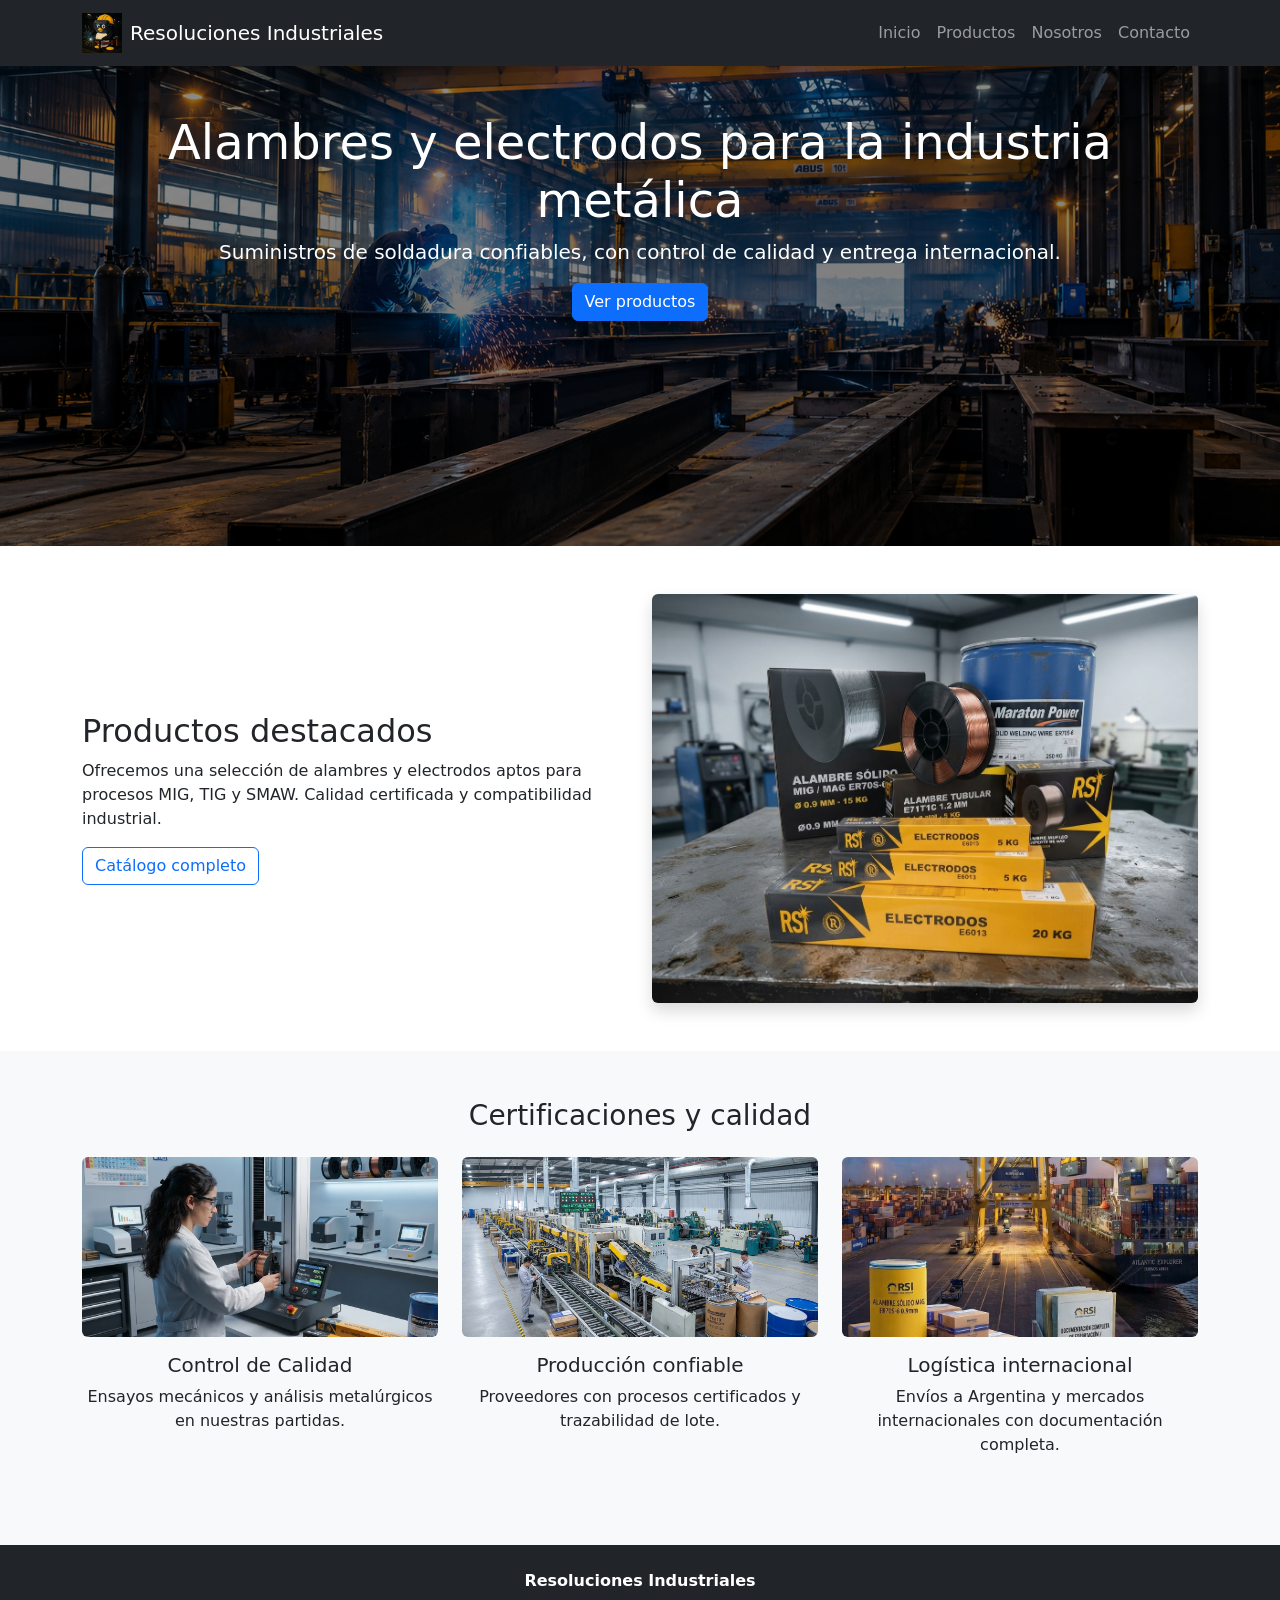
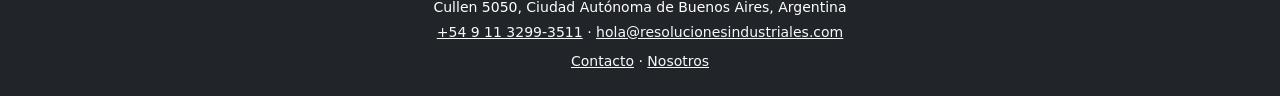
<file: index.html>
<!DOCTYPE html>
<html lang="es-AR">
<head>
  <meta charset="UTF-8">
  <meta name="viewport" content="width=device-width, initial-scale=1.0">
  <title>Alambres y Electrodos de Soldadura en Argentina | Resoluciones Industriales</title>
  <meta name="description" content="Distribuidores de alambres MIG, electrodos revestidos y alambres tubulares en Argentina. Stock, calidad certificada y asesoramiento técnico en CABA y todo el país.">
  <link rel="canonical" href="https://resolucionesindustriales.com/">
  <link href="https://cdn.jsdelivr.net/npm/bootstrap@5.3.2/dist/css/bootstrap.min.css" rel="stylesheet">
  <link rel="stylesheet" href="css/styles.css">
  <script type="application/ld+json">
  {
    "@context": "https://schema.org",
    "@type": "LocalBusiness",
    "name": "Resoluciones Industriales",
    "image": "https://resolucionesindustriales.com/Logo.jfif",
    "address": {
      "@type": "PostalAddress",
      "streetAddress": "Cullen 5050",
      "addressLocality": "Ciudad Autónoma de Buenos Aires",
      "addressRegion": "CABA",
      "addressCountry": "AR"
    },
    "telephone": "+5491132993511",
    "email": "hola@resolucionesindustriales.com",
    "url": "https://resolucionesindustriales.com",
    "description": "Distribuidores de consumibles de soldadura en Argentina: electrodos, alambres MIG y tubulares.",
    "areaServed": "AR"
  }
  </script>
</head>
<body>

<nav class="navbar navbar-expand-lg navbar-dark bg-dark">
  <div class="container">
    <a class="navbar-brand d-flex align-items-center" href="index.html">
      <img src="Logo.jfif" alt="Resoluciones Industriales" height="40" class="me-2">
      Resoluciones Industriales
    </a>
    <button class="navbar-toggler" type="button" data-bs-toggle="collapse" data-bs-target="#nav">
      <span class="navbar-toggler-icon"></span>
    </button>
    <div id="nav" class="collapse navbar-collapse">
      <ul class="navbar-nav ms-auto">
        <li class="nav-item"><a class="nav-link" href="index.html">Inicio</a></li>
        <li class="nav-item"><a class="nav-link" href="products.html">Productos</a></li>
        <li class="nav-item"><a class="nav-link" href="about.html">Nosotros</a></li>
        <li class="nav-item"><a class="nav-link" href="contact.html">Contacto</a></li>
      </ul>
    </div>
  </div>
</nav>

<header class="hero text-white text-center py-5">
  <div class="container">
    <h1 class="display-5">Alambres y electrodos para la industria metálica</h1>
    <p class="lead">Suministros de soldadura confiables, con control de calidad y entrega internacional.</p>
    <a href="products.html" class="btn btn-primary">Ver productos</a>
  </div>
</header>

<section class="container my-5">
  <div class="row align-items-center">
    <div class="col-md-6">
      <h2>Productos destacados</h2>
      <p>Ofrecemos una selección de alambres y electrodos aptos para procesos MIG, TIG y SMAW. Calidad certificada y compatibilidad industrial.</p>
      <a href="products.html" class="btn btn-outline-primary">Catálogo completo</a>
    </div>
    <div class="col-md-6">
      <img src="home-productos.jfif" alt="Alambres MIG, tubulares y electrodos RSI" class="img-fluid rounded shadow">
    </div>
  </div>
</section>

<section class="bg-light py-5">
  <div class="container">
    <h3 class="text-center mb-4">Certificaciones y calidad</h3>
    <div class="row text-center">
      <div class="col-md-4 mb-4">
        <img src="home-calidad.jfif" alt="Control de calidad" class="img-fluid rounded mb-3" style="height:180px;width:100%;object-fit:cover;">
        <h5>Control de Calidad</h5>
        <p>Ensayos mecánicos y análisis metalúrgicos en nuestras partidas.</p>
      </div>
      <div class="col-md-4 mb-4">
        <img src="home-produccion.jfif" alt="Producción confiable" class="img-fluid rounded mb-3" style="height:180px;width:100%;object-fit:cover;">
        <h5>Producción confiable</h5>
        <p>Proveedores con procesos certificados y trazabilidad de lote.</p>
      </div>
      <div class="col-md-4 mb-4">
        <img src="home-logistica.jfif" alt="Logística internacional" class="img-fluid rounded mb-3" style="height:180px;width:100%;object-fit:cover;">
        <h5>Logística internacional</h5>
        <p>Envíos a Argentina y mercados internacionales con documentación completa.</p>
      </div>
    </div>
  </div>
</section>

<footer class="py-4 bg-dark text-white">
  <div class="container text-center">
    <p class="mb-1"><strong>Resoluciones Industriales</strong></p>
    <p class="mb-1 small">Cullen 5050, Ciudad Autónoma de Buenos Aires, Argentina</p>
    <p class="mb-1 small">
      <a href="https://wa.me/5491132993511" class="link-light">+54 9 11 3299-3511</a> ·
      <a href="mailto:hola@resolucionesindustriales.com" class="link-light">hola@resolucionesindustriales.com</a>
    </p>
    <p class="small mb-0 mt-2">
      <a href="contact.html" class="link-light">Contacto</a> ·
      <a href="about.html" class="link-light">Nosotros</a>
    </p>
  </div>
</footer>

<script src="https://cdn.jsdelivr.net/npm/bootstrap@5.3.2/dist/js/bootstrap.bundle.min.js"></script>
</body>
</html>
</file>
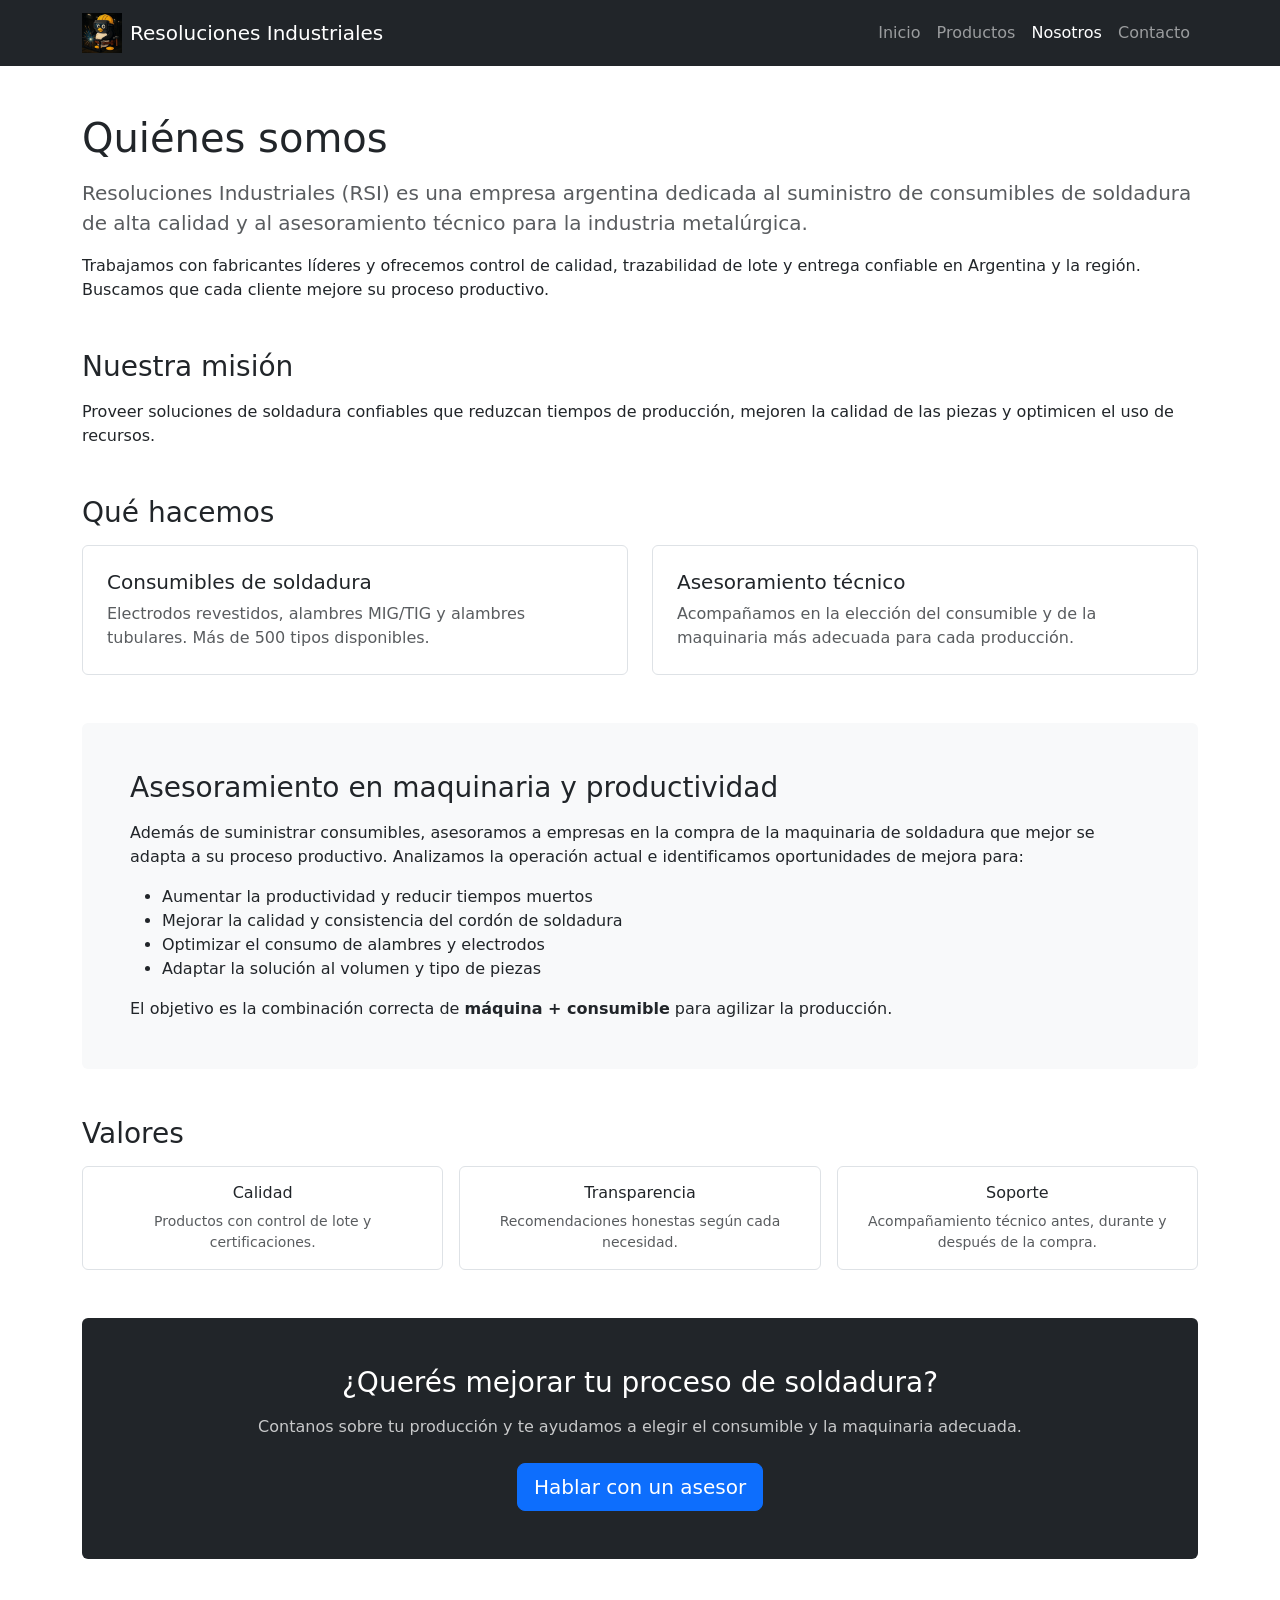
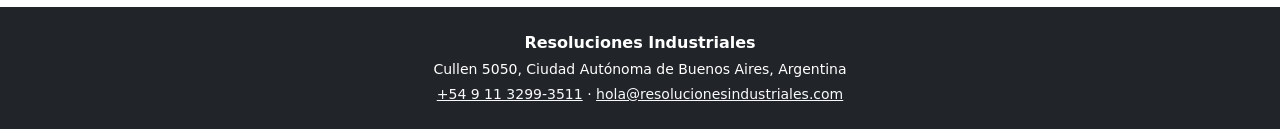
<file: about.html>
<!DOCTYPE html>
<html lang="es-AR">
<head>
  <meta charset="UTF-8">
  <meta name="viewport" content="width=device-width, initial-scale=1.0">
  <title>Quiénes Somos | Resoluciones Industriales - Soldadura y Asesoramiento</title>
  <meta name="description" content="Empresa argentina de consumibles de soldadura y asesoramiento en maquinaria para mejorar la productividad industrial.">
  <link rel="canonical" href="https://resolucionesindustriales.com/about.html">
  <link href="https://cdn.jsdelivr.net/npm/bootstrap@5.3.2/dist/css/bootstrap.min.css" rel="stylesheet">
  <link rel="stylesheet" href="css/styles.css">
</head>
<body>

<nav class="navbar navbar-expand-lg navbar-dark bg-dark">
  <div class="container">
    <a class="navbar-brand d-flex align-items-center" href="index.html">
      <img src="Logo.jfif" alt="Resoluciones Industriales" height="40" class="me-2">
      Resoluciones Industriales
    </a>
    <button class="navbar-toggler" type="button" data-bs-toggle="collapse" data-bs-target="#nav">
      <span class="navbar-toggler-icon"></span>
    </button>
    <div id="nav" class="collapse navbar-collapse">
      <ul class="navbar-nav ms-auto">
        <li class="nav-item"><a class="nav-link" href="index.html">Inicio</a></li>
        <li class="nav-item"><a class="nav-link" href="products.html">Productos</a></li>
        <li class="nav-item"><a class="nav-link active" href="about.html">Nosotros</a></li>
        <li class="nav-item"><a class="nav-link" href="contact.html">Contacto</a></li>
      </ul>
    </div>
  </div>
</nav>

<main class="container my-5">
  <section class="mb-5">
    <h1 class="mb-3">Quiénes somos</h1>
    <p class="lead text-muted">
      Resoluciones Industriales (RSI) es una empresa argentina dedicada al suministro de consumibles de soldadura
      de alta calidad y al asesoramiento técnico para la industria metalúrgica.
    </p>
    <p>
      Trabajamos con fabricantes líderes y ofrecemos control de calidad, trazabilidad de lote
      y entrega confiable en Argentina y la región. Buscamos que cada cliente mejore su proceso productivo.
    </p>
  </section>

  <section class="mb-5">
    <h2 class="h3 mb-3">Nuestra misión</h2>
    <p>Proveer soluciones de soldadura confiables que reduzcan tiempos de producción, mejoren la calidad de las piezas y optimicen el uso de recursos.</p>
  </section>

  <section class="mb-5">
    <h2 class="h3 mb-3">Qué hacemos</h2>
    <div class="row g-4">
      <div class="col-md-6">
        <div class="border rounded p-4 h-100">
          <h5>Consumibles de soldadura</h5>
          <p class="mb-0 text-muted">Electrodos revestidos, alambres MIG/TIG y alambres tubulares. Más de 500 tipos disponibles.</p>
        </div>
      </div>
      <div class="col-md-6">
        <div class="border rounded p-4 h-100">
          <h5>Asesoramiento técnico</h5>
          <p class="mb-0 text-muted">Acompañamos en la elección del consumible y de la maquinaria más adecuada para cada producción.</p>
        </div>
      </div>
    </div>
  </section>

  <section class="mb-5">
    <div class="bg-light rounded p-4 p-md-5">
      <h2 class="h3 mb-3">Asesoramiento en maquinaria y productividad</h2>
      <p>
        Además de suministrar consumibles, asesoramos a empresas en la compra de la maquinaria
        de soldadura que mejor se adapta a su proceso productivo. Analizamos la operación actual
        e identificamos oportunidades de mejora para:
      </p>
      <ul class="mb-3">
        <li>Aumentar la productividad y reducir tiempos muertos</li>
        <li>Mejorar la calidad y consistencia del cordón de soldadura</li>
        <li>Optimizar el consumo de alambres y electrodos</li>
        <li>Adaptar la solución al volumen y tipo de piezas</li>
      </ul>
      <p class="mb-0">El objetivo es la combinación correcta de <strong>máquina + consumible</strong> para agilizar la producción.</p>
    </div>
  </section>

  <section class="mb-5">
    <h2 class="h3 mb-3">Valores</h2>
    <div class="row g-3">
      <div class="col-md-4">
        <div class="border rounded p-3 h-100 text-center">
          <h6>Calidad</h6>
          <p class="small text-muted mb-0">Productos con control de lote y certificaciones.</p>
        </div>
      </div>
      <div class="col-md-4">
        <div class="border rounded p-3 h-100 text-center">
          <h6>Transparencia</h6>
          <p class="small text-muted mb-0">Recomendaciones honestas según cada necesidad.</p>
        </div>
      </div>
      <div class="col-md-4">
        <div class="border rounded p-3 h-100 text-center">
          <h6>Soporte</h6>
          <p class="small text-muted mb-0">Acompañamiento técnico antes, durante y después de la compra.</p>
        </div>
      </div>
    </div>
  </section>

  <section class="text-center">
    <div class="bg-dark text-white rounded p-4 p-md-5">
      <h3 class="mb-3">¿Querés mejorar tu proceso de soldadura?</h3>
      <p class="mb-4 opacity-75">Contanos sobre tu producción y te ayudamos a elegir el consumible y la maquinaria adecuada.</p>
      <a href="contact.html" class="btn btn-primary btn-lg">Hablar con un asesor</a>
    </div>
  </section>
</main>

<footer class="py-4 bg-dark text-white mt-5">
  <div class="container text-center">
    <p class="mb-1"><strong>Resoluciones Industriales</strong></p>
    <p class="mb-1 small">Cullen 5050, Ciudad Autónoma de Buenos Aires, Argentina</p>
    <p class="mb-0 small">
      <a href="https://wa.me/5491132993511" class="link-light">+54 9 11 3299-3511</a> ·
      <a href="mailto:hola@resolucionesindustriales.com" class="link-light">hola@resolucionesindustriales.com</a>
    </p>
  </div>
</footer>

<script src="https://cdn.jsdelivr.net/npm/bootstrap@5.3.2/dist/js/bootstrap.bundle.min.js"></script>
</body>
</html>
</file>
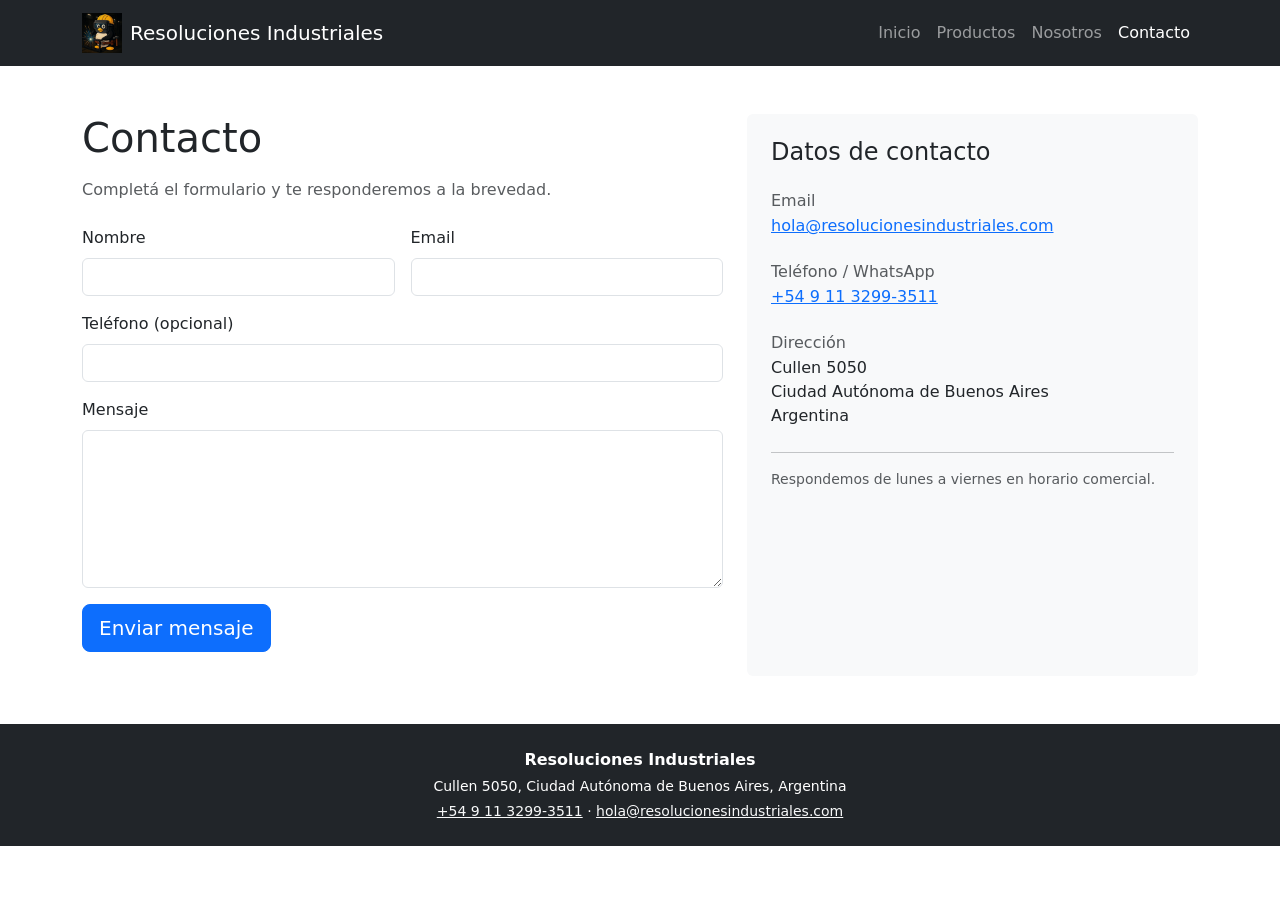
<file: contact.html>
<!DOCTYPE html>
<html lang="es-AR">
<head>
  <meta charset="UTF-8">
  <meta name="viewport" content="width=device-width, initial-scale=1.0">
  <title>Contacto | Resoluciones Industriales - Cullen 5050, CABA</title>
  <meta name="description" content="Contactá a Resoluciones Industriales. Cullen 5050, CABA. WhatsApp +54 9 11 3299-3511. Cotizá alambres y electrodos.">
  <link rel="canonical" href="https://resolucionesindustriales.com/contact.html">
  <link href="https://cdn.jsdelivr.net/npm/bootstrap@5.3.2/dist/css/bootstrap.min.css" rel="stylesheet">
  <link rel="stylesheet" href="css/styles.css">
</head>
<body>

<nav class="navbar navbar-expand-lg navbar-dark bg-dark">
  <div class="container">
    <a class="navbar-brand d-flex align-items-center" href="index.html">
      <img src="Logo.jfif" alt="Resoluciones Industriales" height="40" class="me-2">
      Resoluciones Industriales
    </a>
    <button class="navbar-toggler" type="button" data-bs-toggle="collapse" data-bs-target="#nav">
      <span class="navbar-toggler-icon"></span>
    </button>
    <div id="nav" class="collapse navbar-collapse">
      <ul class="navbar-nav ms-auto">
        <li class="nav-item"><a class="nav-link" href="index.html">Inicio</a></li>
        <li class="nav-item"><a class="nav-link" href="products.html">Productos</a></li>
        <li class="nav-item"><a class="nav-link" href="about.html">Nosotros</a></li>
        <li class="nav-item"><a class="nav-link active" href="contact.html">Contacto</a></li>
      </ul>
    </div>
  </div>
</nav>

<main class="container my-5">
  <div class="row">
    <div class="col-lg-7 mb-4">
      <h1 class="mb-3">Contacto</h1>
      <p class="text-muted mb-4">Completá el formulario y te responderemos a la brevedad.</p>
      <form action="https://formspree.io/f/mjkavakw" method="POST" class="row g-3">
        <div class="col-md-6">
          <label for="name" class="form-label">Nombre</label>
          <input type="text" class="form-control" id="name" name="name" required>
        </div>
        <div class="col-md-6">
          <label for="email" class="form-label">Email</label>
          <input type="email" class="form-control" id="email" name="email" required>
        </div>
        <div class="col-12">
          <label for="phone" class="form-label">Teléfono (opcional)</label>
          <input type="tel" class="form-control" id="phone" name="phone">
        </div>
        <div class="col-12">
          <label for="message" class="form-label">Mensaje</label>
          <textarea id="message" name="message" rows="6" class="form-control" required></textarea>
        </div>
        <div class="col-12">
          <button class="btn btn-primary btn-lg" type="submit">Enviar mensaje</button>
        </div>
      </form>
    </div>
    <div class="col-lg-5">
      <div class="bg-light rounded p-4 h-100">
        <h4 class="mb-4">Datos de contacto</h4>
        <div class="mb-4">
          <h6 class="text-muted mb-1">Email</h6>
          <p class="mb-0"><a href="mailto:hola@resolucionesindustriales.com">hola@resolucionesindustriales.com</a></p>
        </div>
        <div class="mb-4">
          <h6 class="text-muted mb-1">Teléfono / WhatsApp</h6>
          <p class="mb-0"><a href="https://wa.me/5491132993511" target="_blank">+54 9 11 3299-3511</a></p>
        </div>
        <div class="mb-4">
          <h6 class="text-muted mb-1">Dirección</h6>
          <p class="mb-0">Cullen 5050<br>Ciudad Autónoma de Buenos Aires<br>Argentina</p>
        </div>
        <hr>
        <p class="small text-muted mb-0">Respondemos de lunes a viernes en horario comercial.</p>
      </div>
    </div>
  </div>
</main>

<footer class="py-4 bg-dark text-white">
  <div class="container text-center">
    <p class="mb-1"><strong>Resoluciones Industriales</strong></p>
    <p class="mb-1 small">Cullen 5050, Ciudad Autónoma de Buenos Aires, Argentina</p>
    <p class="mb-0 small">
      <a href="https://wa.me/5491132993511" class="link-light">+54 9 11 3299-3511</a> ·
      <a href="mailto:hola@resolucionesindustriales.com" class="link-light">hola@resolucionesindustriales.com</a>
    </p>
  </div>
</footer>

<script src="https://cdn.jsdelivr.net/npm/bootstrap@5.3.2/dist/js/bootstrap.bundle.min.js"></script>
</body>
</html>
</file>
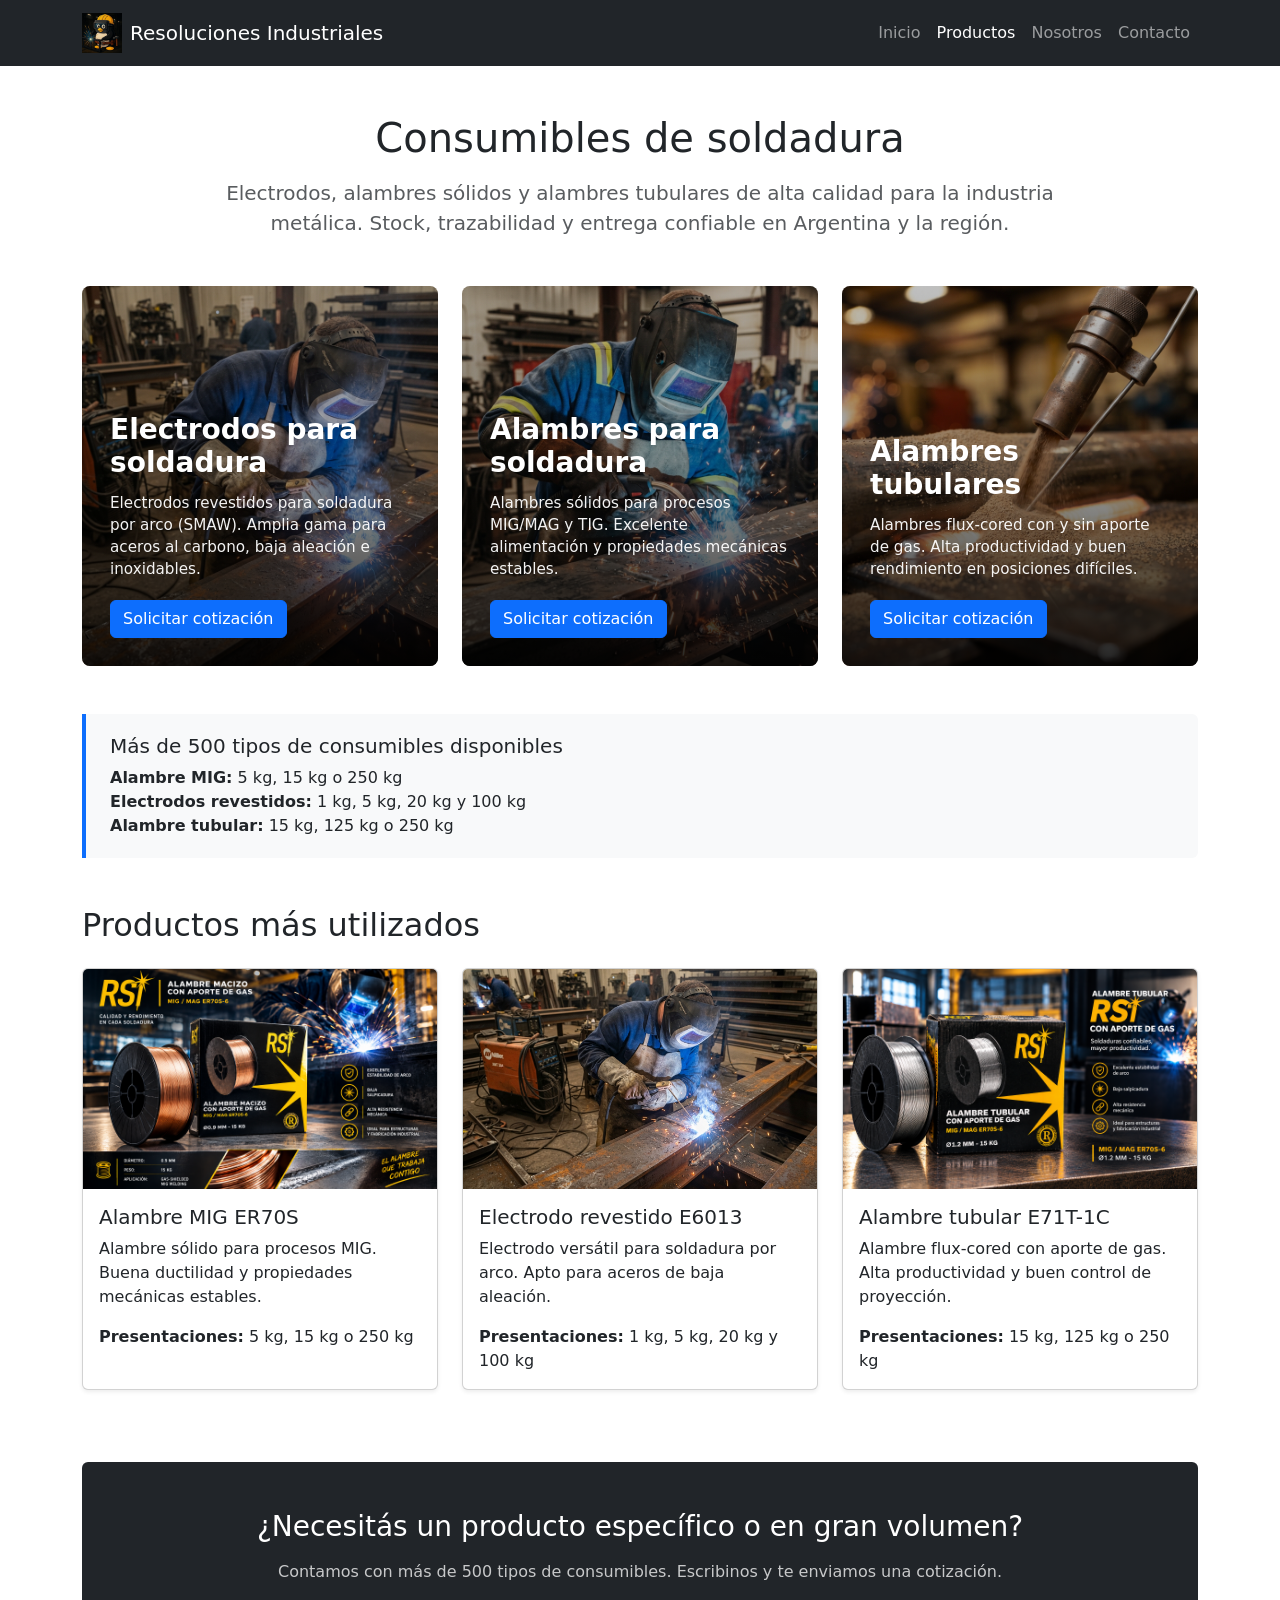
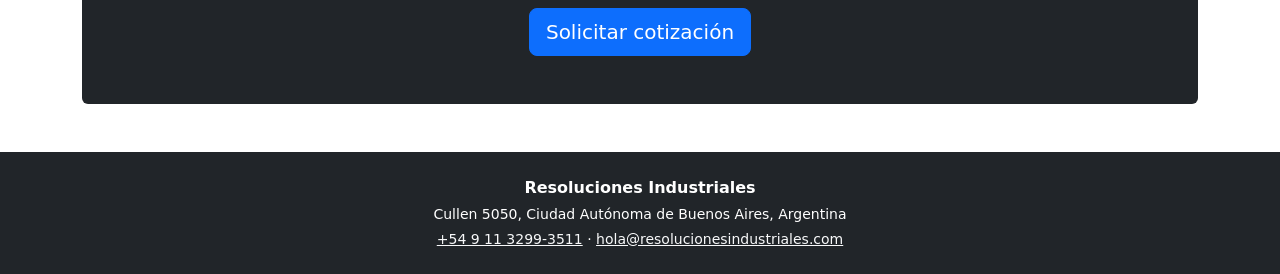
<file: products.html>
<!DOCTYPE html>
<html lang="es-AR">
<head>
  <meta charset="UTF-8">
  <meta name="viewport" content="width=device-width, initial-scale=1.0">
  <title>Electrodos, Alambres MIG y Tubulares | Catálogo RSI Argentina</title>
  <meta name="description" content="Electrodos revestidos, alambre MIG ER70S y alambre tubular E71T-1C. Presentaciones 5 kg, 15 kg, 125 kg y 250 kg. Cotización en Argentina.">
  <link rel="canonical" href="https://resolucionesindustriales.com/products.html">
  <link href="https://cdn.jsdelivr.net/npm/bootstrap@5.3.2/dist/css/bootstrap.min.css" rel="stylesheet">
  <link rel="stylesheet" href="css/styles.css">
  <style>
    .category-card {
      position: relative;
      height: 380px;
      border-radius: 8px;
      overflow: hidden;
      background-size: cover;
      background-position: center;
      color: white;
      transition: transform 0.3s ease;
    }
    .category-card:hover { transform: translateY(-6px); }
    .category-card::before {
      content: "";
      position: absolute;
      inset: 0;
      background: linear-gradient(to top, rgba(0,0,0,0.85) 0%, rgba(0,0,0,0.4) 50%, rgba(0,0,0,0.25) 100%);
    }
    .category-card .card-content {
      position: relative;
      z-index: 2;
      height: 100%;
      display: flex;
      flex-direction: column;
      justify-content: flex-end;
      padding: 1.75rem;
    }
    .category-card h3 { font-size: 1.75rem; font-weight: 700; margin-bottom: 0.75rem; }
    .category-card p { font-size: 0.95rem; line-height: 1.45; margin-bottom: 1.25rem; opacity: 0.95; }
    .packaging-box {
      background: #f8f9fa;
      border-left: 4px solid #0d6efd;
      padding: 1.25rem 1.5rem;
      border-radius: 0 6px 6px 0;
    }
  </style>
</head>
<body>

<nav class="navbar navbar-expand-lg navbar-dark bg-dark">
  <div class="container">
    <a class="navbar-brand d-flex align-items-center" href="index.html">
      <img src="Logo.jfif" alt="Resoluciones Industriales" height="40" class="me-2">
      Resoluciones Industriales
    </a>
    <button class="navbar-toggler" type="button" data-bs-toggle="collapse" data-bs-target="#nav">
      <span class="navbar-toggler-icon"></span>
    </button>
    <div id="nav" class="collapse navbar-collapse">
      <ul class="navbar-nav ms-auto">
        <li class="nav-item"><a class="nav-link" href="index.html">Inicio</a></li>
        <li class="nav-item"><a class="nav-link active" href="products.html">Productos</a></li>
        <li class="nav-item"><a class="nav-link" href="about.html">Nosotros</a></li>
        <li class="nav-item"><a class="nav-link" href="contact.html">Contacto</a></li>
      </ul>
    </div>
  </div>
</nav>

<main>
  <section class="container my-5">
    <div class="row justify-content-center">
      <div class="col-lg-10 text-center">
        <h1 class="mb-3">Consumibles de soldadura</h1>
        <p class="lead text-muted mb-0">
          Electrodos, alambres sólidos y alambres tubulares de alta calidad para la industria metálica.
          Stock, trazabilidad y entrega confiable en Argentina y la región.
        </p>
      </div>
    </div>
  </section>

  <section class="container mb-5">
    <div class="row g-4">
      <div class="col-md-4">
        <div class="category-card" style="background-image: url('categoria-electrodos.jfif');">
          <div class="card-content">
            <h3>Electrodos para soldadura</h3>
            <p>Electrodos revestidos para soldadura por arco (SMAW). Amplia gama para aceros al carbono, baja aleación e inoxidables.</p>
            <a href="contact.html" class="btn btn-primary align-self-start">Solicitar cotización</a>
          </div>
        </div>
      </div>
      <div class="col-md-4">
        <div class="category-card" style="background-image: url('categoria-alambres.jfif');">
          <div class="card-content">
            <h3>Alambres para soldadura</h3>
            <p>Alambres sólidos para procesos MIG/MAG y TIG. Excelente alimentación y propiedades mecánicas estables.</p>
            <a href="contact.html" class="btn btn-primary align-self-start">Solicitar cotización</a>
          </div>
        </div>
      </div>
      <div class="col-md-4">
        <div class="category-card" style="background-image: url('categoria-flux.jfif');">
          <div class="card-content">
            <h3>Alambres tubulares</h3>
            <p>Alambres flux-cored con y sin aporte de gas. Alta productividad y buen rendimiento en posiciones difíciles.</p>
            <a href="contact.html" class="btn btn-primary align-self-start">Solicitar cotización</a>
          </div>
        </div>
      </div>
    </div>
  </section>

  <section class="container mb-5">
    <div class="packaging-box">
      <h5 class="mb-2">Más de 500 tipos de consumibles disponibles</h5>
      <p class="mb-0">
        <strong>Alambre MIG:</strong> 5 kg, 15 kg o 250 kg<br>
        <strong>Electrodos revestidos:</strong> 1 kg, 5 kg, 20 kg y 100 kg<br>
        <strong>Alambre tubular:</strong> 15 kg, 125 kg o 250 kg
      </p>
    </div>
  </section>

  <section class="container mb-5">
    <h2 class="mb-4">Productos más utilizados</h2>
    <div class="row">
      <div class="col-md-4 mb-4">
        <div class="card h-100 shadow-sm">
          <img src="producto-alambre-macizo.png" class="card-img-top" alt="Alambre MIG ER70S" style="height:220px;object-fit:cover;">
          <div class="card-body">
            <h5 class="card-title">Alambre MIG ER70S</h5>
            <p class="card-text">Alambre sólido para procesos MIG. Buena ductilidad y propiedades mecánicas estables.</p>
            <p class="mb-0"><strong>Presentaciones:</strong> 5 kg, 15 kg o 250 kg</p>
          </div>
        </div>
      </div>
      <div class="col-md-4 mb-4">
        <div class="card h-100 shadow-sm">
          <img src="categoria-electrodos.jfif" class="card-img-top" alt="Electrodo E6013" style="height:220px;object-fit:cover;">
          <div class="card-body">
            <h5 class="card-title">Electrodo revestido E6013</h5>
            <p class="card-text">Electrodo versátil para soldadura por arco. Apto para aceros de baja aleación.</p>
            <p class="mb-0"><strong>Presentaciones:</strong> 1 kg, 5 kg, 20 kg y 100 kg</p>
          </div>
        </div>
      </div>
      <div class="col-md-4 mb-4">
        <div class="card h-100 shadow-sm">
          <img src="E71T1C%20producto.png" class="card-img-top" alt="Alambre tubular E71T-1C" style="height:220px;object-fit:cover;">
          <div class="card-body">
            <h5 class="card-title">Alambre tubular E71T-1C</h5>
            <p class="card-text">Alambre flux-cored con aporte de gas. Alta productividad y buen control de proyección.</p>
            <p class="mb-0"><strong>Presentaciones:</strong> 15 kg, 125 kg o 250 kg</p>
          </div>
        </div>
      </div>
    </div>
  </section>

  <section class="container mb-5">
    <div class="bg-dark text-white rounded p-4 p-md-5 text-center">
      <h3 class="mb-3">¿Necesitás un producto específico o en gran volumen?</h3>
      <p class="mb-4 opacity-75">Contamos con más de 500 tipos de consumibles. Escribinos y te enviamos una cotización.</p>
      <a href="contact.html" class="btn btn-primary btn-lg">Solicitar cotización</a>
    </div>
  </section>
</main>

<footer class="py-4 bg-dark text-white">
  <div class="container text-center">
    <p class="mb-1"><strong>Resoluciones Industriales</strong></p>
    <p class="mb-1 small">Cullen 5050, Ciudad Autónoma de Buenos Aires, Argentina</p>
    <p class="mb-0 small">
      <a href="https://wa.me/5491132993511" class="link-light">+54 9 11 3299-3511</a> ·
      <a href="mailto:hola@resolucionesindustriales.com" class="link-light">hola@resolucionesindustriales.com</a>
    </p>
  </div>
</footer>

<script src="https://cdn.jsdelivr.net/npm/bootstrap@5.3.2/dist/js/bootstrap.bundle.min.js"></script>
</body>
</html>
</file>
<file: css/styles.css>
.hero { 
  background: linear-gradient(rgba(0,0,0,0.45), rgba(0,0,0,0.55)), 
              url('../Hero%20background%20rsi%20image.png') no-repeat center/cover; 
  padding: 100px 0; 
  min-height: 480px;
}
</file>
